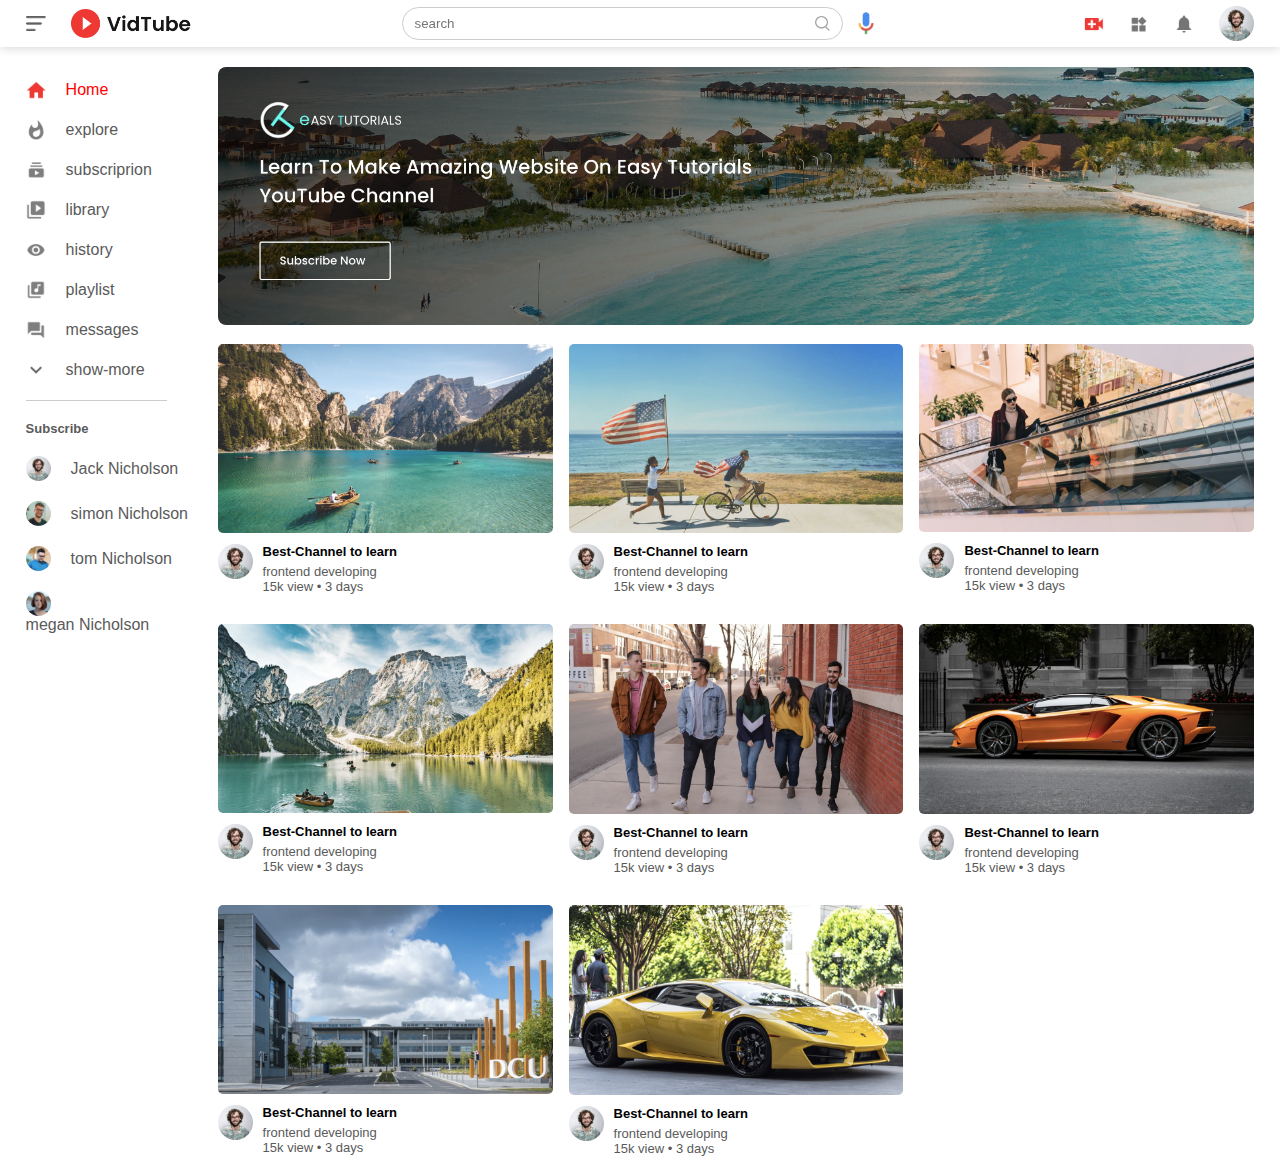
<file: index.html>
<!DOCTYPE html>
<html lang="en">
  <head>
    <meta charset="UTF-8" />
    <meta name="viewport" content="width=device-width, initial-scale=1.0" />
    <title>Youtube</title>
    <link rel="stylesheet" href="/style.css" />
  </head>
  <body>
    <nav class="flex-div">
      <div class="nav-left flex-div">
        <img src="assets/menu.png" alt="" class="menu-icon" />
        <img src="assets/logo.png" alt="" class="logo" />
      </div>
      <div class="nav-middle flex-div">
        <div class="search-box flex-div">
          <input type="text" placeholder="search" />
          <img src="assets/search.png" alt="" />
        </div>
        <img src="assets/voice-search.png" alt="" class="mic-icon" />
      </div>
      <div class="nav-right flex-div">
        <img src="assets/upload.png" alt="" />
        <img src="assets/more.png" alt="" />
        <img src="assets/notification.png" alt="" />
        <img src="assets/Jack.png" alt="" class="user-icon" />
      </div>
    </nav>

    <!-- Sidebar -->
    <div class="sidebar">
        <div class="shortcut-links">
            <a href=""><img src="assets/home.png" alt=""><p>Home</p></a>
            <a href=""><img src="assets/explore.png" alt=""><p>explore</p></a>
            <a href=""><img src="assets/subscriprion.png" alt=""><p>subscriprion</p></a>
            <a href=""><img src="assets/library.png" alt=""><p>library</p></a>
            <a href=""><img src="assets/history.png" alt=""><p>history</p></a>
            <a href=""><img src="assets/playlist.png" alt=""><p>playlist</p></a>
            <a href=""><img src="assets/messages.png" alt=""><p>messages</p></a>
            <a href=""><img src="assets/show-more.png" alt=""><p>show-more</p></a>
            <hr>

        </div>
        <div class="subscribe-list">
            <h3>Subscribe</h3>
            <a href=""><img src="assets/Jack.png" alt=""><p>Jack Nicholson</p></a>
            <a href=""><img src="assets/simon.png" alt=""><p>simon Nicholson</p></a>
            <a href=""><img src="assets/tom.png" alt=""><p>tom Nicholson</p></a>
            <a href=""><img src="assets/megan.png" alt=""><p>megan Nicholson</p></a>
        </div>
      
    </div>
    <!-- main -->
    <div class="container">
        <div class="banner">
            <img src="assets/banner.png" alt="">
        </div>
        <div class="list-container">
            <div class="vid-list">
                <a href="Playvidio.html"><img src="assets/thumbnail1.png" alt="" class="thumbnail"></a>
                <div class="flex-div">
                    <img src="assets/Jack.png" alt="">
                    <div class="vid-info">
                        <a href="Playvidio.html">Best-Channel to learn</a>
                        <p>frontend developing</p>
                        <p>15k view &bull; 3 days</p>
                    </div>
                </div>
            </div>
            <div class="vid-list">
                <img src="assets/thumbnail2.png" alt="" class="thumbnail">
                <div class="flex-div">
                    <img src="assets/Jack.png" alt="">
                    <div class="vid-info">
                        <a href="">Best-Channel to learn</a>
                        <p>frontend developing</p>
                        <p>15k view &bull; 3 days</p>
                    </div>
                </div>
            </div>
            <div class="vid-list">
                <img src="assets/thumbnail3.png" alt="" class="thumbnail">
                <div class="flex-div">
                    <img src="assets/Jack.png" alt="">
                    <div class="vid-info">
                        <a href="">Best-Channel to learn</a>
                        <p>frontend developing</p>
                        <p>15k view &bull; 3 days</p>
                    </div>
                </div>
            </div>
            <div class="vid-list">
                <img src="assets/thumbnail4.png" alt="" class="thumbnail">
                <div class="flex-div">
                    <img src="assets/Jack.png" alt="">
                    <div class="vid-info">
                        <a href="">Best-Channel to learn</a>
                        <p>frontend developing</p>
                        <p>15k view &bull; 3 days</p>
                    </div>
                </div>
            </div>
            <div class="vid-list">
                <img src="assets/thumbnail5.png" alt="" class="thumbnail">
                <div class="flex-div">
                    <img src="assets/Jack.png" alt="">
                    <div class="vid-info">
                        <a href="">Best-Channel to learn</a>
                        <p>frontend developing</p>
                        <p>15k view &bull; 3 days</p>
                    </div>
                </div>
            </div>
            <div class="vid-list">
                <img src="assets/thumbnail6.png" alt="" class="thumbnail">
                <div class="flex-div">
                    <img src="assets/Jack.png" alt="">
                    <div class="vid-info">
                        <a href="">Best-Channel to learn</a>
                        <p>frontend developing</p>
                        <p>15k view &bull; 3 days</p>
                    </div>
                </div>
            </div>
            <div class="vid-list">
                <img src="assets/thumbnail7.png" alt="" class="thumbnail">
                <div class="flex-div">
                    <img src="assets/Jack.png" alt="">
                    <div class="vid-info">
                        <a href="">Best-Channel to learn</a>
                        <p>frontend developing</p>
                        <p>15k view &bull; 3 days</p>
                    </div>
                </div>
            </div>
            <div class="vid-list">
                <img src="assets/thumbnail8.png" alt="" class="thumbnail">
                <div class="flex-div">
                    <img src="assets/Jack.png" alt="">
                    <div class="vid-info">
                        <a href="">Best-Channel to learn</a>
                        <p>frontend developing</p>
                        <p>15k view &bull; 3 days</p>
                    </div>
                </div>
            </div>
        </div>
    </div>
    <script src="/script.js"></script>
  </body>
  
 
</html>
</file>
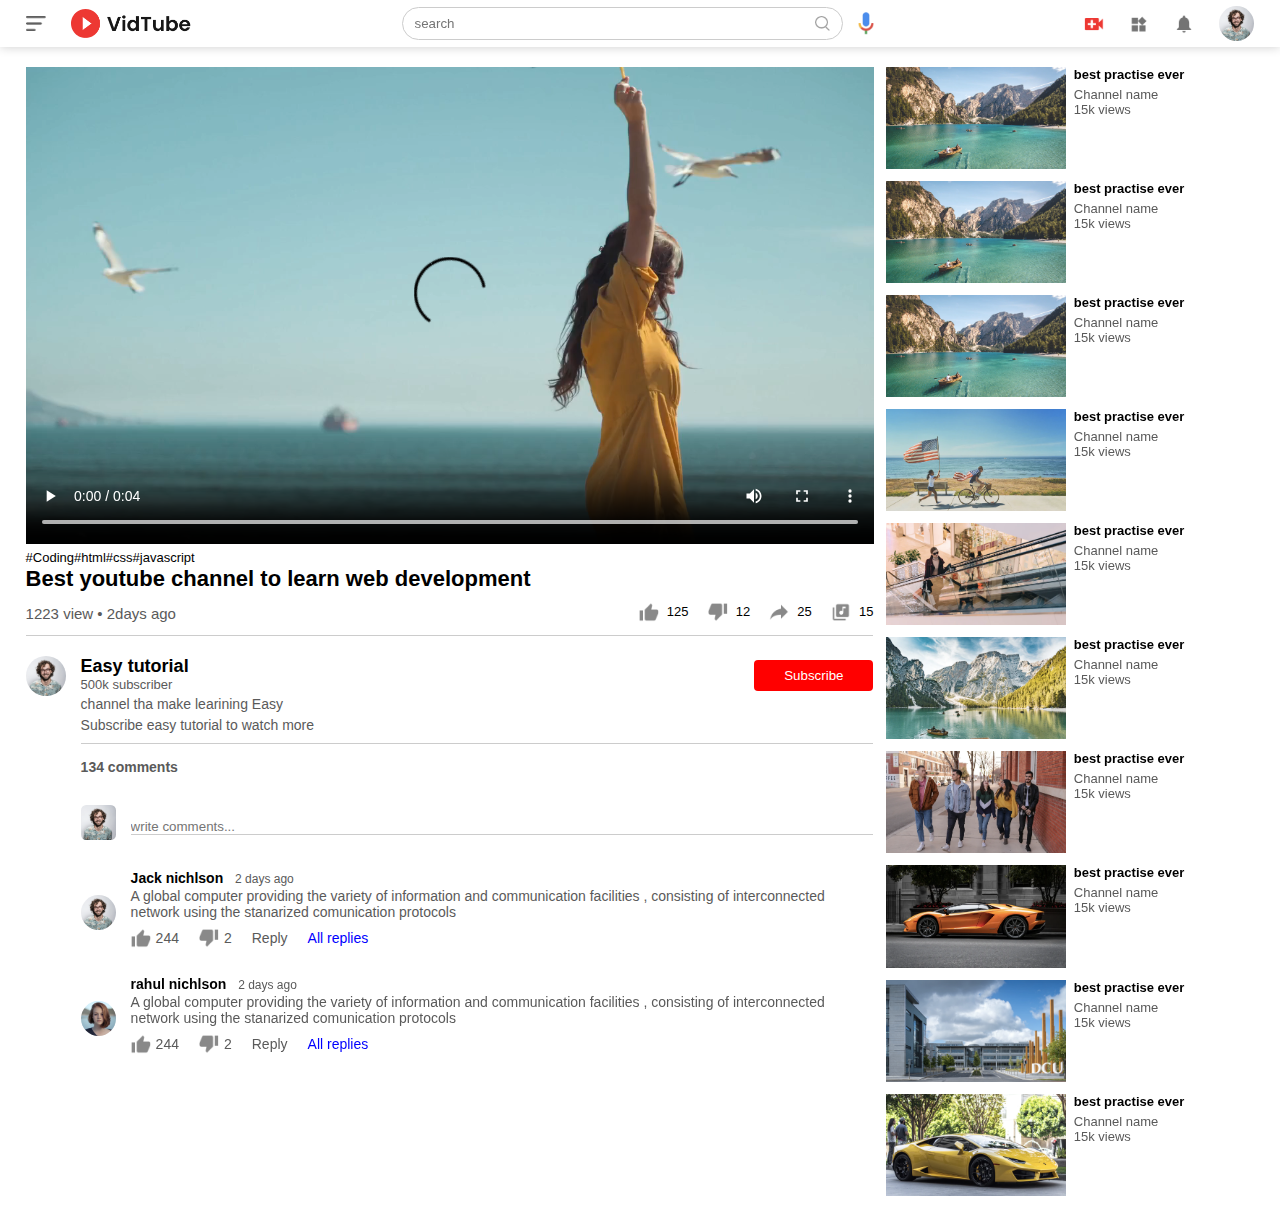
<file: Playvedio.html>
<!DOCTYPE html>
<html lang="en">
<head>
    <meta charset="UTF-8">
    <meta name="viewport" content="width=device-width, initial-scale=1.0">
    <title>play video</title>
    <link rel="stylesheet" href="style.css">
</head>
<body>
    <nav class="flex-div">
        <div class="nav-left flex-div">
          <img src="assets/menu.png" alt="" class="menu-icon" />
          <img src="assets/logo.png" alt="" class="logo" />
        </div>
        <div class="nav-middle flex-div">
          <div class="search-box flex-div">
            <input type="text" placeholder="search" />
            <img src="assets/search.png" alt="" />
          </div>
          <img src="assets/voice-search.png" alt="" class="mic-icon" />
        </div>
        <div class="nav-right flex-div">
          <img src="assets/upload.png" alt="" />
          <img src="assets/more.png" alt="" />
          <img src="assets/notification.png" alt="" />
          <img src="assets/Jack.png" alt="" class="user-icon" />
        </div>
      </nav>

      <div class="container play-container">
        <div class="row">
            <div class="playvedio">
                <video controls autoplay src="assets/video.mp4" type="video/mp4"></video>
                <div class="tags">
                    <a href="">#Coding</a><a href="">#html</a><a href="">#css</a><a href="">#javascript</a>
                    <h3>Best youtube channel to learn web development</h3>
                    <div class="play-vedio-info">
                        <p>1223 view &bull; 2days ago</p>
                        <div>
                            <a href=""><img src="assets/like.png" alt="">125</a>
                            <a href=""><img src="assets/dislike.png" alt="">12</a>
                            <a href=""><img src="assets/share.png" alt="">25</a>
                            <a href=""><img src="assets/save.png" alt="">15</a>
                           
                        
                        </div>
                    </div>
                    <hr>
                    <div class="PUBLISHER">
                        <img src="assets/Jack.png" alt="">
                        <div>
                            <p>Easy tutorial</p>
                            <span>500k subscriber</span>
                        </div>
                        <button type="button">Subscribe</button>

                    </div>
                </div>
                <div class="vid-discription">
                    <p>channel tha make learining Easy</p>
                    <p>Subscribe easy tutorial to watch more </p>
                    <hr>
                    <h4>134 comments</h4>

                    <div class="add-comment">
                        <img src="assets/Jack.png" alt="">
                        <input type="text" placeholder="write comments...">
                    </div>
                    <div class="old-comment">
                        <img src="assets/Jack.png" alt="">
                        <div>
                            <h3>Jack nichlson <span>2 days ago</span></h3>
                            <p>A global computer providing the variety of information and communication facilities , consisting of interconnected network using the stanarized comunication protocols</p>
                            <div class="comment-action">
                                <img src="assets/like.png" alt="">
                                <span>244</span>
                                <img src="assets/dislike.png" alt="">
                                <span>2</span>
                                <span>Reply</span>
                                <a href="">All replies</a>
                            </div>
                        </div>
                    </div>
                    <div class="old-comment">
                        <img src="assets/megan.png" alt="">
                        <div>
                            <h3>rahul nichlson <span>2 days ago</span></h3>
                            <p>A global computer providing the variety of information and communication facilities , consisting of interconnected network using the stanarized comunication protocols</p>
                            <div class="comment-action">
                                <img src="assets/like.png" alt="">
                                <span>244</span>
                                <img src="assets/dislike.png" alt="">
                                <span>2</span>
                                <span>Reply</span>
                                <a href="">All replies</a>
                            </div>
                        </div>
                    </div>
                </div>
            </div>
            <div class="right-sidebar">
                <div class="side-vedio-list">
                    <a href="" class="small-thumbnail"> <img src="assets/thumbnail1.png" alt=""></a>
                    <div class="vid-info">
                        <a href="">best practise ever</a>
                        <p>Channel name</p>
                        <p>15k views</p>
                    </div>
                </div>
                <div class="side-vedio-list">
                    <a href="" class="small-thumbnail"> <img src="assets/thumbnail1.png" alt=""></a>
                    <div class="vid-info">
                        <a href="">best practise ever</a>
                        <p>Channel name</p>
                        <p>15k views</p>
                    </div>
                </div>
                <div class="side-vedio-list">
                    <a href="" class="small-thumbnail"> <img src="assets/thumbnail1.png" alt=""></a>
                    <div class="vid-info">
                        <a href="">best practise ever</a>
                        <p>Channel name</p>
                        <p>15k views</p>
                    </div>
                </div>
                <div class="side-vedio-list">
                    <a href="" class="small-thumbnail"> <img src="assets/thumbnail2.png" alt=""></a>
                    <div class="vid-info">
                        <a href="">best practise ever</a>
                        <p>Channel name</p>
                        <p>15k views</p>
                    </div>
                </div>
                <div class="side-vedio-list">
                    <a href="" class="small-thumbnail"> <img src="assets/thumbnail3.png" alt=""></a>
                    <div class="vid-info">
                        <a href="">best practise ever</a>
                        <p>Channel name</p>
                        <p>15k views</p>
                    </div>
                </div>
                <div class="side-vedio-list">
                    <a href="" class="small-thumbnail"> <img src="assets/thumbnail4.png" alt=""></a>
                    <div class="vid-info">
                        <a href="">best practise ever</a>
                        <p>Channel name</p>
                        <p>15k views</p>
                    </div>
                </div>
                <div class="side-vedio-list">
                    <a href="" class="small-thumbnail"> <img src="assets/thumbnail5.png" alt=""></a>
                    <div class="vid-info">
                        <a href="">best practise ever</a>
                        <p>Channel name</p>
                        <p>15k views</p>
                    </div>
                </div>
                <div class="side-vedio-list">
                    <a href="" class="small-thumbnail"> <img src="assets/thumbnail6.png" alt=""></a>
                    <div class="vid-info">
                        <a href="">best practise ever</a>
                        <p>Channel name</p>
                        <p>15k views</p>
                    </div>
                </div>
                <div class="side-vedio-list">
                    <a href="" class="small-thumbnail"> <img src="assets/thumbnail7.png" alt=""></a>
                    <div class="vid-info">
                        <a href="">best practise ever</a>
                        <p>Channel name</p>
                        <p>15k views</p>
                    </div>
                </div>
                <div class="side-vedio-list">
                    <a href="" class="small-thumbnail"> <img src="assets/thumbnail8.png" alt=""></a>
                    <div class="vid-info">
                        <a href="">best practise ever</a>
                        <p>Channel name</p>
                        <p>15k views</p>
                    </div>
                </div>
            </div>
        </div>
        
      </div>

    
</body>
</html>
</file>
<file: style.css>
*{
    margin: 0;
    padding: 0;
    font-family: 'poppins' , sans-serif;
    box-sizing: border-box;
}
a{
    text-decoration: none;
    color: #5a5a5a;
}
img{
    cursor: pointer;
}
.flex-div{
    display: flex;
    align-items: center;
}
nav{
    padding: 6px 2%;
    justify-content: space-between;
    box-shadow: 0 0 10px rgba(0, 0, 0, 0.2);
    background: #fff;
    position: sticky;
    top: 0;
    z-index: 10;
}
.nav-right img{
    width: 20px;
    margin-right: 25px ;

}
.nav-right .user-icon{
    width: 35px;
    border-radius: 50%;
    margin-right: 0;
}
.nav-left .menu-icon{
    width: 20px;
    margin-right: 25px;

}
.nav-left .logo{
    width: 120px;
}
.nav-middle .mic-icon{
    width: 16px;
}
.nav-middle .search-box{
    border: 1px solid #ccc;
    margin-right: 15px;
    padding: 8px 12px;
    border-radius: 25px;
}
.nav-middle .search-box input{
    width: 400px;
    border: 0;
    outline: 0;
    background: transparent;
}
.nav-middle .search-box img{
    width: 15px;
}

/* Sidebar */
.sidebar{
    background: white;
    width: 15%;
    height: 100vh;
    position: fixed;
    top: 0;
    padding-top: 80px;
    padding-left: 2%;
}
.shortcut-links a img{
    width: 20px;
    margin-right: 20px;
}
.shortcut-links a{
    display: flex;
    align-items: center;
    margin-bottom: 20px;
    width: fit-content;
    flex-wrap: wrap;
}
.shortcut-links a:first-child{
    color: red;
}
.sidebar hr{
    border: 0;
    height: 1px;
    background: #ccc;
    width: 85%;
}
.subscribe-list h3{
    font-size: 13px;
    margin: 20px 0;
    color: #5a5a5a;
}
.subscribe-list a{
    display: flex;
    align-items: center;
    margin-bottom: 20px;
    width: fit-content;
    flex-wrap: wrap;
}
.subscribe-list a img{
    width: 25px;
    border-radius: 50%;
    margin-right: 20px;
}
.small-sidebar{
    width: 5%;
}
.small-sidebar a p {
    display: none;
}
.small-sidebar h3{
    display: none;
}
.small-sidebar hr{
   width: 50%;
   margin-bottom: 24px;
}


/* main */
.container{
    background: #fff;
    padding-left: 17%;
    padding-right: 2%;
    padding-top: 20px;
    padding-bottom: 20px;
}
.large-container{
    padding-left: 5%;
}
.banner{
    width: 100%;
}
.banner img{
    width: 100%;
    border-radius: 8px;
}
.list-container{
    display: grid;
    grid-template-columns: repeat(auto-fit,minmax(250px,1fr));
    grid-column-gap: 16px;
    grid-row-gap: 30px;
    margin-top: 15px;
}
.vid-list .thumbnail{
    width: 100%;
    border-radius: 5px;
}
.vid-list .flex-div{
    align-items: flex-start;
    margin-top: 7px;
}
.vid-list .flex-div img{
    width: 35px;
    margin-right: 10px;
    border-radius: 50px;
}
.vid-info{
    color: #5a5a5a;
    font-size: 13px;
}
.vid-info a{
    color: #000;
    font-weight: 600;
    display: block;
    margin-bottom: 5px;
}

@media (max-width:900px) {
    .menu-icon{
        display: none;
    }
    .sidebar{
        display: none;
    }
    .container, .large-container{
        padding-left: 5%;
        padding-right: 5%;
    }
    .nav-right img{
        display: none;
    }
    .nav-right .user-icon{
        display: block;
        width: 30px;
    }
    .nav-middle .search-box input{
        width: 100px;
    }
    .nav-middle .mic-icon{
        display: none;
    }
    .logo{
        width: 90px;
    }
    
}
/* play-vediopage */
.play-container{
    padding-left: 2%;
}
.row{
    display: flex;
    justify-content: space-between;
    flex-wrap: wrap;
}
.playvedio{
    flex-basis: 69%;
}
.right-sidebar{
    flex-basis: 30%;
}

.playvedio video{
   width: 100%;
}

.side-vedio-list{
    display: flex;
    justify-content: space-between;
    margin-bottom: 8px;
}
.side-vedio-list img{
    width: 100%;
}
.side-vedio-list  .small-thumbnail{
    flex-basis: 49%;
}
.side-vedio-list  .vid-info{
    flex-basis: 49%;
}
.playvedio .tags a{
    color: #000;
    font-size: 13px;
}
.playvedio h3{
    font-size: 22px;
    font-weight: 700;
}
.play-vedio-info{
    display: flex;
    align-items: center;
    justify-content: space-between;
    flex-wrap: wrap;
    margin-top: 10px;
    font-size: 15px;
    color: #5a5a5a;
}
.playvedio .play-vedio-info a img{
    width: 20px;
    margin-right: 8px;
}

.playvedio .play-vedio-info a{
   display: inline-flex;
   align-items: center;
   margin-left: 15px;
}
.playvedio hr{
    border: 0;
    height: 1px;
    background-color: #ccc;
    margin: 10px 0;
}
.PUBLISHER{
    display: flex;
    align-items: center;
    margin-top: 20px;
}
.PUBLISHER div{
    flex: 1;
    line-height: 18px;

}
.PUBLISHER img{
    width: 40px;
    border-radius: 50%;
    margin-right: 15px;
}
.PUBLISHER div p{
    columns: #000;
    font-weight: 600;
    font-size: 18px;
}
.PUBLISHER div span{
    font-size: 13px;
    color: #5a5a5a;
}
.PUBLISHER button {
    background: red;
    color: #fff;
    padding: 8px 30px;
    border: 0;
    outline: 0;
    border-radius: 4px;
    cursor: pointer;
}
.vid-discription{
    padding-left: 55px;
    margin-left: 15px 0;
    
}
.vid-discription p{
    font-size: 14px;
    margin-bottom: 5px;
    color: #5a5a5a;
}
.vid-discription h4{
    font-size: 14px;
    color: #5a5a5a;
    margin-top: 15px;
}
.add-comment{
    display: flex;
    align-items: center;
    margin: 30px 0;
}
.add-comment img{
    width: 35px;
    border-radius: 15%;
    margin-right: 15px;
}
.add-comment input{
    border: 0;
    outline: 0;
    border-bottom: 1px solid #ccc;
    width: 100%;
    padding-top: 10px;
    background: transparent;
}
.old-comment{
    display: flex;
    align-items: center;
    margin: 20px 0;
}
.old-comment img{
    width: 35px;
    border-radius: 50%;
    margin-right: 15px;
}
.old-comment h3{
    font-size: 14px;
    margin-bottom: 2px;
}
.old-comment h3 span{
    font-size: 12px;
    color: #5a5a5a;
    font-weight: 500;
    margin-left: 8px;
}
.comment-action{
    display: flex;
    align-items: center;
    margin: 8px 0;
    font-size: 14px;
}
.comment-action img{
    border-radius: 0;
    width: 20px;
    margin-right: 5px;
}
.comment-action span{
    margin-right: 20px;
    color: #5a5a5a;
}
.comment-action a{
    color: #0000ff;
}

@media (max-width :900px){
    .playvedio{
        flex-basis: 100%;
    }
    .right-sidebar{
        flex-basis: 100%;
    }
    .play-container{
        padding-left: 5%;
    }
    .vid-discription{
        padding-left: 0;
    }
    .playvedio .play-vedio-info a{
        margin-left: 0;
        margin-right: 15px;
        margin-top: 15px;
    }
    
}
</file>
